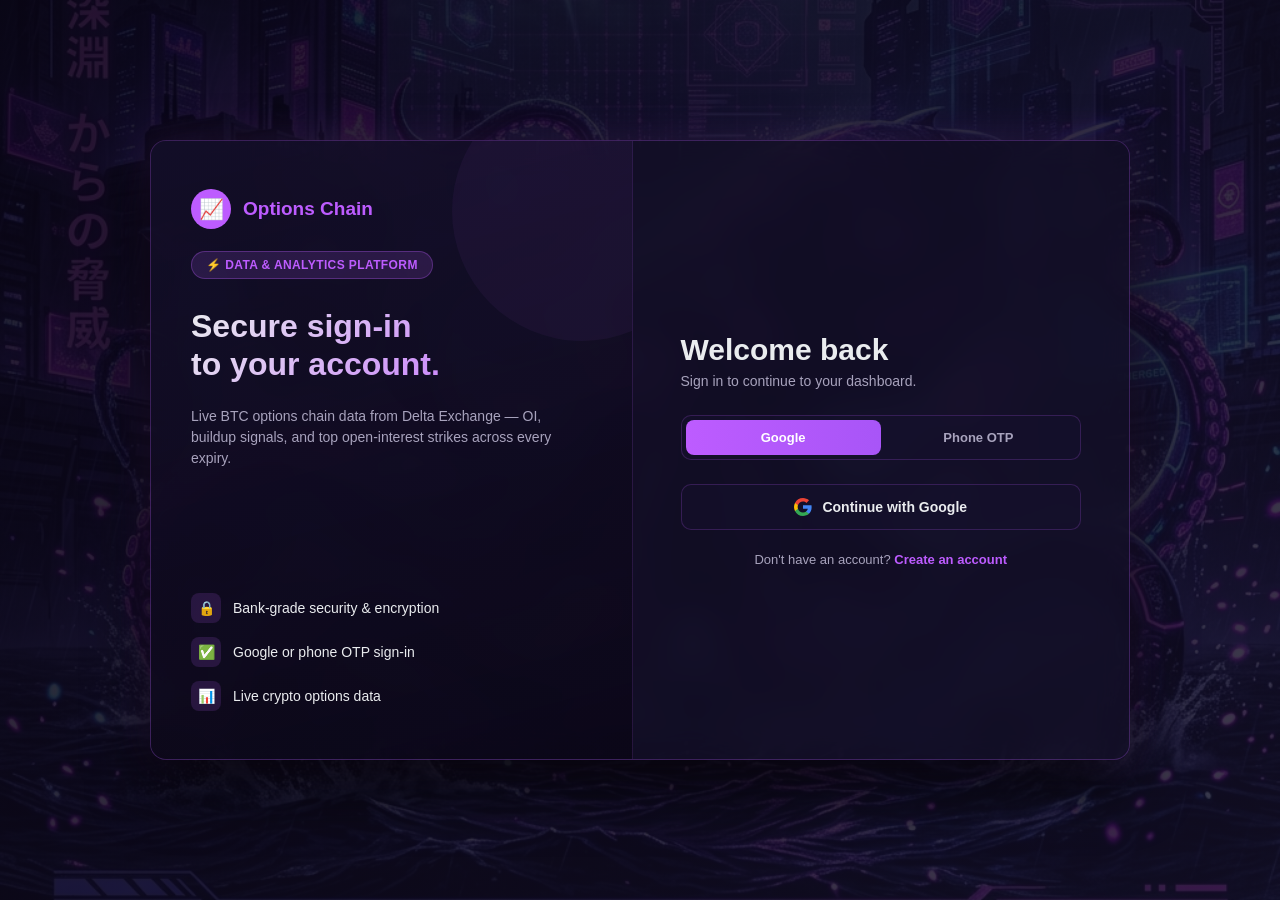
<file: login.html>
<!DOCTYPE html>
<html lang="en">
<head>
<meta charset="UTF-8">
<title>Sign in — Options Chain</title>
<link rel="stylesheet" href="/static/auth-style.css?v=2">
</head>
<body>
<div class="shell">

  <div class="brand-panel">
    <div class="brand-row">
      <div class="brand-logo">📈</div>
      <div class="brand-name">Options Chain</div>
    </div>
    <div class="pill-tag">⚡ DATA &amp; ANALYTICS PLATFORM</div>
    <div class="brand-headline">Secure sign-in<br>to your account.</div>
    <div class="brand-sub">
      Live BTC options chain data from Delta Exchange — OI, buildup signals,
      and top open-interest strikes across every expiry.
    </div>
    <div class="feature-list">
      <div class="feature-item"><div class="feature-icon">🔒</div> Bank-grade security &amp; encryption</div>
      <div class="feature-item"><div class="feature-icon">✅</div> Google or phone OTP sign-in</div>
      <div class="feature-item"><div class="feature-icon">📊</div> Live crypto options data</div>
    </div>
  </div>

  <div class="form-panel">
    <h1>Welcome back</h1>
    <div class="sub">Sign in to continue to your dashboard.</div>

    <div class="tab-switch">
      <button class="tab-btn active" id="tabGoogle">Google</button>
      <button class="tab-btn" id="tabPhone">Phone OTP</button>
    </div>

    <!-- GOOGLE -->
    <div id="panelGoogle">
      <button class="google-btn" onclick="window.location.href='/auth/google/login'">
        <svg width="18" height="18" viewBox="0 0 18 18"><path fill="#4285F4" d="M17.64 9.2c0-.64-.06-1.25-.16-1.84H9v3.48h4.84a4.14 4.14 0 0 1-1.8 2.72v2.26h2.9c1.7-1.57 2.7-3.88 2.7-6.62z"/><path fill="#34A853" d="M9 18c2.43 0 4.47-.8 5.96-2.18l-2.9-2.26c-.8.54-1.84.86-3.06.86-2.35 0-4.34-1.59-5.05-3.72H.98v2.33A9 9 0 0 0 9 18z"/><path fill="#FBBC05" d="M3.95 10.7A5.4 5.4 0 0 1 3.67 9c0-.59.1-1.17.28-1.7V4.97H.98A9 9 0 0 0 0 9c0 1.45.35 2.83.98 4.03l2.97-2.33z"/><path fill="#EA4335" d="M9 3.58c1.32 0 2.5.45 3.44 1.35l2.58-2.58C13.46.89 11.43 0 9 0A9 9 0 0 0 .98 4.97l2.97 2.33C4.66 5.17 6.65 3.58 9 3.58z"/></svg>
        Continue with Google
      </button>
    </div>

    <!-- PHONE -->
    <div id="panelPhone" style="display:none">
      <label class="field-label">Phone number</label>
      <input class="field-input" id="phoneInput" type="tel" placeholder="+919876543210">

      <div class="otp-info" id="otpSentMsg"></div>

      <div id="otpFieldWrap" style="display:none">
        <label class="field-label">Enter OTP</label>
        <input class="field-input" id="otpInput" type="text" placeholder="6-digit code" maxlength="6">
      </div>

      <button class="primary-btn" id="phoneActionBtn" onclick="sendOtp()">Send OTP</button>
      <div class="error-msg" id="phoneError"></div>
    </div>

    <div class="footer-link">
      Don't have an account? <a href="/static/signup.html">Create an account</a>
    </div>
  </div>

</div>

<script>
const tabGoogle = document.getElementById("tabGoogle");
const tabPhone = document.getElementById("tabPhone");
const panelGoogle = document.getElementById("panelGoogle");
const panelPhone = document.getElementById("panelPhone");

tabGoogle.onclick = () => {
  tabGoogle.classList.add("active"); tabPhone.classList.remove("active");
  panelGoogle.style.display = "block"; panelPhone.style.display = "none";
};
tabPhone.onclick = () => {
  tabPhone.classList.add("active"); tabGoogle.classList.remove("active");
  panelPhone.style.display = "block"; panelGoogle.style.display = "none";
};

let otpSent = false;

async function sendOtp() {
  const phone = document.getElementById("phoneInput").value.trim();
  const errEl = document.getElementById("phoneError");
  errEl.classList.remove("visible");

  if (!otpSent) {
    const res = await fetch("/auth/phone/send-otp", {
      method: "POST",
      headers: {"Content-Type": "application/json"},
      body: JSON.stringify({phone}),
    });
    const data = await res.json();
    if (!res.ok) {
      errEl.textContent = data.detail || "Failed to send OTP";
      errEl.classList.add("visible");
      return;
    }
    otpSent = true;
    document.getElementById("otpFieldWrap").style.display = "block";
    document.getElementById("phoneActionBtn").textContent = "Verify OTP";
    const msg = document.getElementById("otpSentMsg");
    msg.textContent = "OTP sent to " + phone + (data.dev_otp ? " (dev mode code: " + data.dev_otp + ")" : "");
    msg.classList.add("visible");
  } else {
    const otp = document.getElementById("otpInput").value.trim();
    const res = await fetch("/auth/phone/verify-otp", {
      method: "POST",
      headers: {"Content-Type": "application/json"},
      body: JSON.stringify({phone, otp}),
    });
    const data = await res.json();
    if (!res.ok) {
      errEl.textContent = data.detail || "Invalid OTP";
      errEl.classList.add("visible");
      return;
    }
    window.location.href = "/";
  }
}
</script>
</body>
</html>
</file>
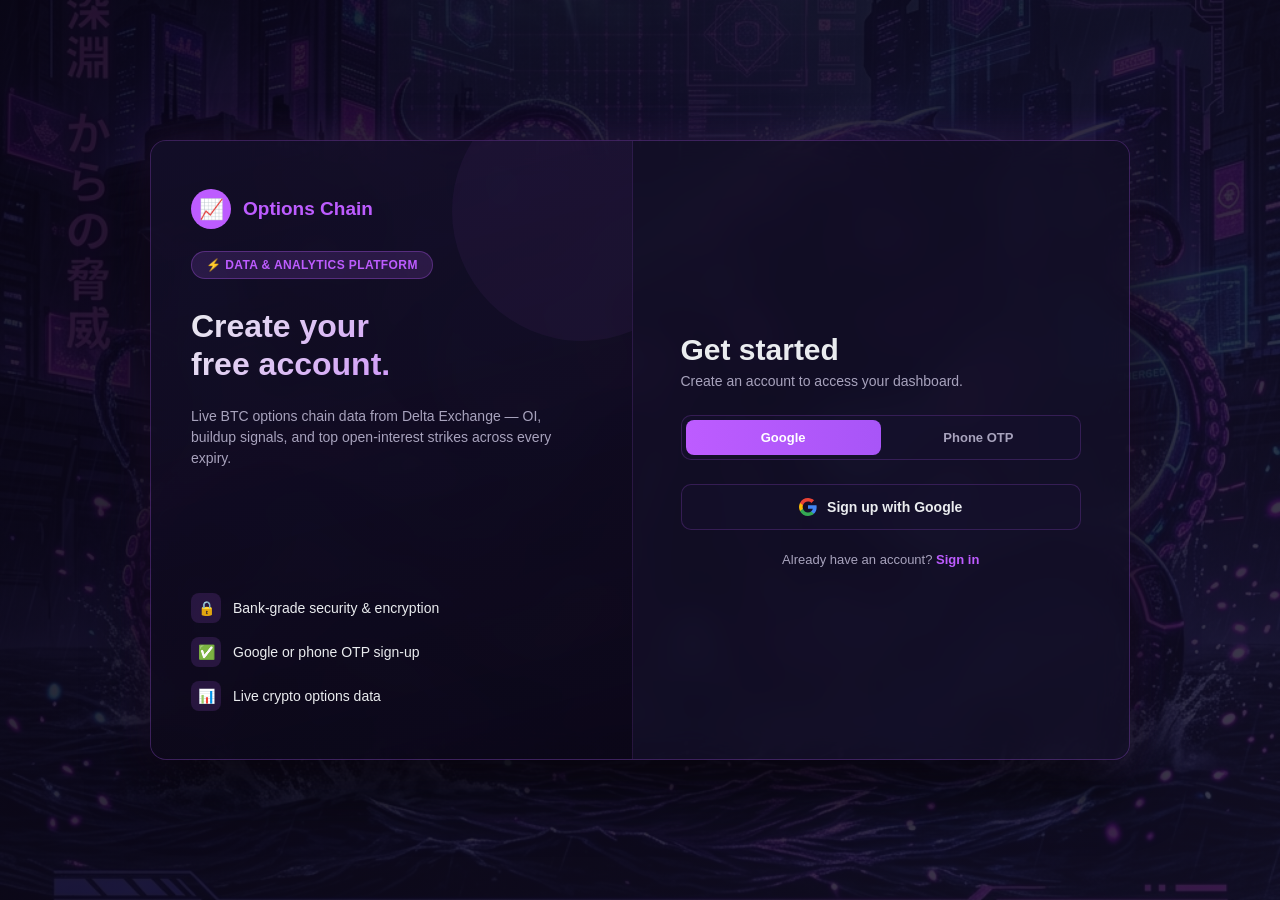
<file: signup.html>
<!DOCTYPE html>
<html lang="en">
<head>
<meta charset="UTF-8">
<title>Create account — Options Chain</title>
<link rel="stylesheet" href="/static/auth-style.css?v=2">
</head>
<body>
<div class="shell">

  <div class="brand-panel">
    <div class="brand-row">
      <div class="brand-logo">📈</div>
      <div class="brand-name">Options Chain</div>
    </div>
    <div class="pill-tag">⚡ DATA &amp; ANALYTICS PLATFORM</div>
    <div class="brand-headline">Create your<br>free account.</div>
    <div class="brand-sub">
      Live BTC options chain data from Delta Exchange — OI, buildup signals,
      and top open-interest strikes across every expiry.
    </div>
    <div class="feature-list">
      <div class="feature-item"><div class="feature-icon">🔒</div> Bank-grade security &amp; encryption</div>
      <div class="feature-item"><div class="feature-icon">✅</div> Google or phone OTP sign-up</div>
      <div class="feature-item"><div class="feature-icon">📊</div> Live crypto options data</div>
    </div>
  </div>

  <div class="form-panel">
    <h1>Get started</h1>
    <div class="sub">Create an account to access your dashboard.</div>

    <div class="tab-switch">
      <button class="tab-btn active" id="tabGoogle">Google</button>
      <button class="tab-btn" id="tabPhone">Phone OTP</button>
    </div>

    <!-- GOOGLE -->
    <div id="panelGoogle">
      <button class="google-btn" onclick="window.location.href='/auth/google/login'">
        <svg width="18" height="18" viewBox="0 0 18 18"><path fill="#4285F4" d="M17.64 9.2c0-.64-.06-1.25-.16-1.84H9v3.48h4.84a4.14 4.14 0 0 1-1.8 2.72v2.26h2.9c1.7-1.57 2.7-3.88 2.7-6.62z"/><path fill="#34A853" d="M9 18c2.43 0 4.47-.8 5.96-2.18l-2.9-2.26c-.8.54-1.84.86-3.06.86-2.35 0-4.34-1.59-5.05-3.72H.98v2.33A9 9 0 0 0 9 18z"/><path fill="#FBBC05" d="M3.95 10.7A5.4 5.4 0 0 1 3.67 9c0-.59.1-1.17.28-1.7V4.97H.98A9 9 0 0 0 0 9c0 1.45.35 2.83.98 4.03l2.97-2.33z"/><path fill="#EA4335" d="M9 3.58c1.32 0 2.5.45 3.44 1.35l2.58-2.58C13.46.89 11.43 0 9 0A9 9 0 0 0 .98 4.97l2.97 2.33C4.66 5.17 6.65 3.58 9 3.58z"/></svg>
        Sign up with Google
      </button>
    </div>

    <!-- PHONE -->
    <div id="panelPhone" style="display:none">
      <label class="field-label">Full name</label>
      <input class="field-input" id="nameInput" type="text" placeholder="Your name">

      <label class="field-label">Phone number</label>
      <input class="field-input" id="phoneInput" type="tel" placeholder="+919876543210">

      <div class="otp-info" id="otpSentMsg"></div>

      <div id="otpFieldWrap" style="display:none">
        <label class="field-label">Enter OTP</label>
        <input class="field-input" id="otpInput" type="text" placeholder="6-digit code" maxlength="6">
      </div>

      <button class="primary-btn" id="phoneActionBtn" onclick="sendOtp()">Send OTP</button>
      <div class="error-msg" id="phoneError"></div>
    </div>

    <div class="footer-link">
      Already have an account? <a href="/static/login.html">Sign in</a>
    </div>
  </div>

</div>

<script>
const tabGoogle = document.getElementById("tabGoogle");
const tabPhone = document.getElementById("tabPhone");
const panelGoogle = document.getElementById("panelGoogle");
const panelPhone = document.getElementById("panelPhone");

tabGoogle.onclick = () => {
  tabGoogle.classList.add("active"); tabPhone.classList.remove("active");
  panelGoogle.style.display = "block"; panelPhone.style.display = "none";
};
tabPhone.onclick = () => {
  tabPhone.classList.add("active"); tabGoogle.classList.remove("active");
  panelPhone.style.display = "block"; panelGoogle.style.display = "none";
};

let otpSent = false;

async function sendOtp() {
  const phone = document.getElementById("phoneInput").value.trim();
  const name = document.getElementById("nameInput").value.trim();
  const errEl = document.getElementById("phoneError");
  errEl.classList.remove("visible");

  if (!otpSent) {
    const res = await fetch("/auth/phone/send-otp", {
      method: "POST",
      headers: {"Content-Type": "application/json"},
      body: JSON.stringify({phone}),
    });
    const data = await res.json();
    if (!res.ok) {
      errEl.textContent = data.detail || "Failed to send OTP";
      errEl.classList.add("visible");
      return;
    }
    otpSent = true;
    document.getElementById("otpFieldWrap").style.display = "block";
    document.getElementById("phoneActionBtn").textContent = "Verify OTP";
    const msg = document.getElementById("otpSentMsg");
    msg.textContent = "OTP sent to " + phone + (data.dev_otp ? " (dev mode code: " + data.dev_otp + ")" : "");
    msg.classList.add("visible");
  } else {
    const otp = document.getElementById("otpInput").value.trim();
    const res = await fetch("/auth/phone/verify-otp", {
      method: "POST",
      headers: {"Content-Type": "application/json"},
      body: JSON.stringify({phone, otp, name}),
    });
    const data = await res.json();
    if (!res.ok) {
      errEl.textContent = data.detail || "Invalid OTP";
      errEl.classList.add("visible");
      return;
    }
    window.location.href = "/";
  }
}
</script>
</body>
</html>
</file>
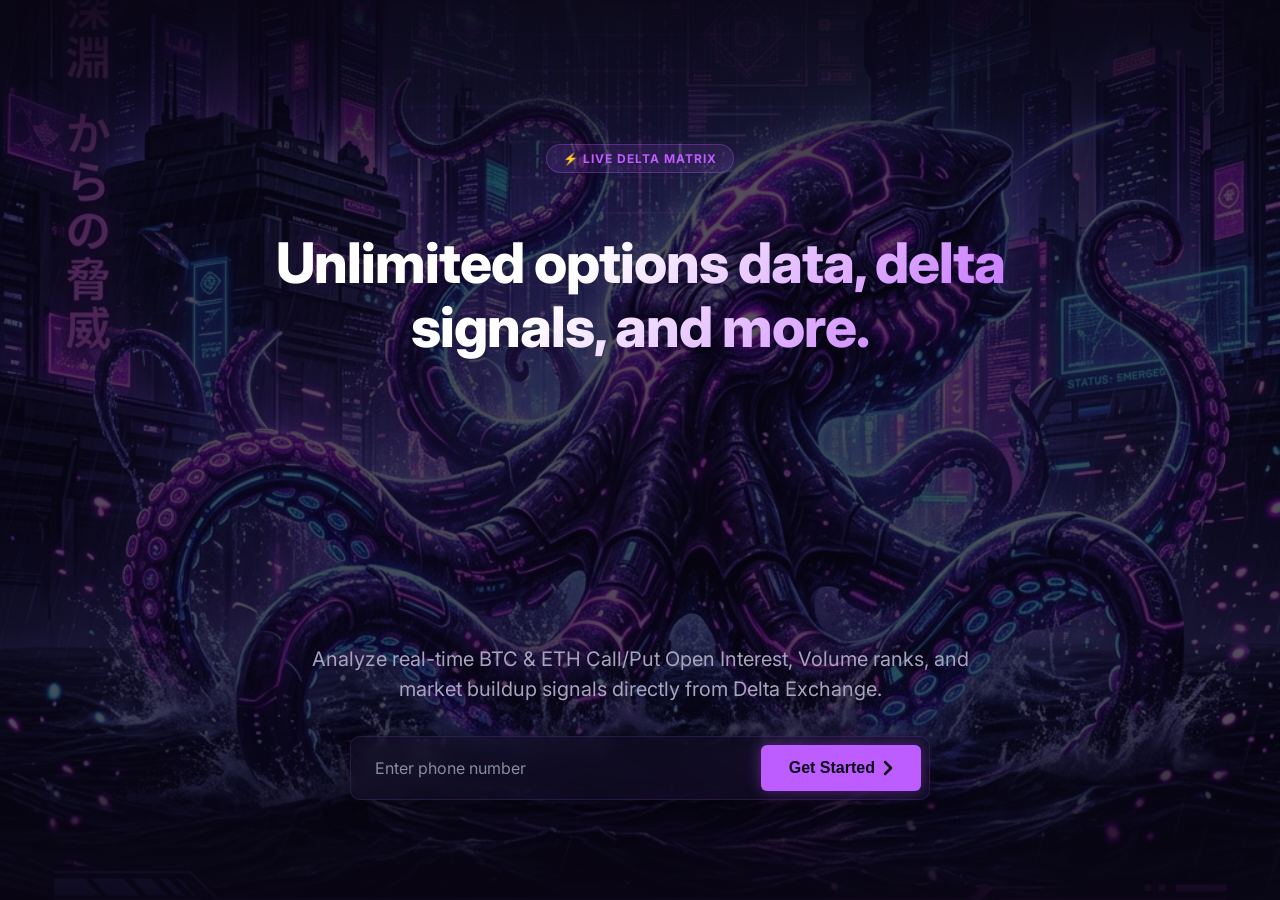
<file: static/landing.html>
<!DOCTYPE html>
<html lang="en">
<head>
<meta charset="UTF-8">
<meta name="viewport" content="width=device-width, initial-scale=1.0">
<title>Options Chain Matrix — Live Delta Signals</title>
<link rel="preconnect" href="https://fonts.googleapis.com">
<link rel="preconnect" href="https://fonts.gstatic.com" crossorigin>
<link href="https://fonts.googleapis.com/css2?family=Inter:wght@400;500;600;700;800&display=swap" rel="stylesheet">
<link rel="stylesheet" href="/static/auth-style.css?v=2">
<style>
  body {
    background: radial-gradient(circle at 50% 0%, rgba(189, 92, 255, 0.15) 0%, rgba(9, 5, 20, 0) 70%), #090514 !important;
    background-size: auto !important;
    padding: 0 !important;
  }

  .landing-wrapper {
    position: relative;
    width: 100%;
    min-height: 100vh;
    display: flex;
    flex-direction: column;
    z-index: 10;
  }

  /* Header style */
  .landing-header {
    display: flex;
    justify-content: space-between;
    align-items: center;
    padding: 24px 48px;
    width: 100%;
  }

  .landing-brand {
    display: flex;
    align-items: center;
    gap: 8px;
    font-weight: 800;
    font-size: 20px;
    color: #bd5cff;
    text-decoration: none;
    letter-spacing: -0.5px;
  }

  .landing-brand span {
    color: #eaecef;
  }

  .btn-signin {
    background: #bd5cff;
    border: none;
    padding: 10px 24px;
    border-radius: 6px;
    font-weight: 700;
    color: #090514;
    cursor: pointer;
    font-size: 14px;
    box-shadow: 0 0 15px rgba(189, 92, 255, 0.4);
    transition: all 0.2s ease-in-out;
  }

  .btn-signin:hover {
    box-shadow: 0 0 25px rgba(189, 92, 255, 0.6);
    transform: translateY(-1px);
  }

  /* Main Landing Hero Content - Centered Overlay Stack */
  .landing-hero {
    position: relative;
    z-index: 10;
    flex: 1;
    display: flex;
    flex-direction: column;
    justify-content: space-between;
    align-items: center;
    text-align: center;
    padding: 40px 24px 80px 24px;
    max-width: 1000px;
    margin: 0 auto;
    width: 100%;
    min-height: calc(100vh - 100px);
    box-sizing: border-box;
  }

  .hero-header-section {
    display: flex;
    flex-direction: column;
    align-items: center;
    margin-bottom: 40px;
  }

  .hero-tag {
    background: rgba(189, 92, 255, 0.12);
    border: 1px solid rgba(189, 92, 255, 0.3);
    color: #bd5cff;
    padding: 6px 16px;
    border-radius: 20px;
    font-size: 12px;
    font-weight: 700;
    letter-spacing: 1px;
    margin-bottom: 20px;
    text-transform: uppercase;
    align-self: center;
  }

  .hero-title {
    font-size: 38px;
    font-weight: 800;
    line-height: 1.15;
    margin-bottom: 0px;
    background: linear-gradient(135deg, #ffffff 40%, #bd5cff 100%);
    -webkit-background-clip: text;
    -webkit-text-fill-color: transparent;
    letter-spacing: -1px;
    max-width: 800px;
  }

  /* Full Screen Background Image Layer */
  .landing-bg-container {
    position: absolute;
    top: 0;
    left: 0;
    width: 100%;
    height: 100%;
    z-index: 0;
    pointer-events: none;
    overflow: hidden;
  }

  .landing-bg-image {
    width: 100%;
    height: 100%;
    object-fit: cover;
    object-position: center;
  }

  .landing-bg-overlay {
    position: absolute;
    inset: 0;
    background: linear-gradient(to bottom, 
      rgba(9, 5, 20, 0.95) 0%, 
      rgba(9, 5, 20, 0.7) 20%, 
      rgba(9, 5, 20, 0.7) 80%, 
      rgba(9, 5, 20, 0.95) 100%
    );
    z-index: 1;
  }

  /* Bottom Section: Conversion Footer */
  .hero-footer-section {
    display: flex;
    flex-direction: column;
    align-items: center;
    width: 100%;
    margin-top: 40px;
  }

  .hero-subtitle {
    font-size: 16px;
    color: #a8a3bd;
    margin-bottom: 32px;
    max-width: 600px;
    line-height: 1.5;
  }

  /* Responsive adjustments */
  @media (min-width: 768px) {
    .landing-hero {
      padding: 60px 24px 100px 24px;
    }
    .hero-title {
      font-size: 56px;
    }
    .hero-subtitle {
      font-size: 20px;
      max-width: 700px;
    }
  }

  /* CTA Input Bar */
  .cta-form {
    display: flex;
    width: 100%;
    max-width: 580px;
    gap: 12px;
    background: rgba(19, 15, 38, 0.5);
    backdrop-filter: blur(12px);
    -webkit-backdrop-filter: blur(12px);
    border: 1px solid rgba(189, 92, 255, 0.15);
    padding: 8px;
    border-radius: 10px;
    box-shadow: 0 10px 30px rgba(0, 0, 0, 0.4);
  }

  .cta-input {
    flex: 1;
    background: transparent;
    border: none;
    padding: 12px 16px;
    color: #fff;
    font-size: 16px;
    outline: none;
    font-family: inherit;
  }

  .cta-input::placeholder {
    color: #848e9c;
  }

  .btn-get-started {
    background: #bd5cff;
    color: #090514;
    border: none;
    font-weight: 700;
    border-radius: 6px;
    font-size: 16px;
    padding: 14px 28px;
    cursor: pointer;
    box-shadow: 0 0 15px rgba(189, 92, 255, 0.4);
    transition: all 0.2s ease-in-out;
    display: flex;
    align-items: center;
    gap: 8px;
  }

  .btn-get-started:hover {
    box-shadow: 0 0 25px rgba(189, 92, 255, 0.6);
    transform: translateY(-1px);
  }

  @media (max-width: 600px) {
    .cta-form {
      flex-direction: column;
      background: transparent;
      border: none;
      padding: 0;
      box-shadow: none;
      gap: 16px;
    }
    .cta-input {
      background: rgba(19, 15, 38, 0.8);
      border: 1px solid rgba(189, 92, 255, 0.25);
      border-radius: 10px;
      padding: 16px;
    }
    .btn-get-started {
      justify-content: center;
      padding: 16px;
      border-radius: 10px;
    }
  }

  /* Modal Overlay Style */
  .modal-overlay {
    position: fixed;
    top: 0;
    left: 0;
    width: 100%;
    height: 100%;
    background: rgba(5, 3, 10, 0.85);
    backdrop-filter: blur(12px);
    -webkit-backdrop-filter: blur(12px);
    display: none;
    align-items: center;
    justify-content: center;
    z-index: 1000;
    padding: 20px;
    opacity: 0;
    transition: opacity 0.3s cubic-bezier(0.4, 0, 0.2, 1);
  }

  .modal-overlay.active {
    display: flex;
    opacity: 1;
  }

  /* Adjust shell for modal display */
  .modal-overlay .shell {
    position: relative;
    max-width: 900px;
    min-height: 560px;
    transform: scale(0.95);
    transition: transform 0.3s cubic-bezier(0.4, 0, 0.2, 1);
  }

  .modal-overlay.active .shell {
    transform: scale(1);
  }

  /* Close Button on Modal */
  .modal-close-btn {
    position: absolute;
    top: 16px;
    right: 16px;
    background: rgba(189, 92, 255, 0.1);
    border: 1px solid rgba(189, 92, 255, 0.2);
    width: 32px;
    height: 32px;
    border-radius: 50%;
    color: #eaecef;
    font-size: 16px;
    font-weight: 700;
    cursor: pointer;
    display: flex;
    align-items: center;
    justify-content: center;
    transition: all 0.2s;
    z-index: 100;
  }

  .modal-close-btn:hover {
    background: #bd5cff;
    color: #090514;
    box-shadow: 0 0 10px rgba(189, 92, 255, 0.5);
  }

  .toggle-link {
    color: #bd5cff;
    font-weight: 700;
    text-decoration: underline;
    cursor: pointer;
  }

  .toggle-link:hover {
    color: #d182ff;
  }

  .nav-link {
    color: #a8a3bd;
    text-decoration: none;
    font-weight: 600;
    font-size: 14px;
    transition: color 0.2s;
    cursor: pointer;
    margin-left: 8px;
  }
  .nav-link:hover, .nav-link.active {
    color: #bd5cff;
    text-shadow: 0 0 10px rgba(189, 92, 255, 0.4);
  }

  /* Fade transitions for normal/homeOnly views */
  .hero-header-section, .hero-footer-section {
    transition: opacity 0.4s cubic-bezier(0.4, 0, 0.2, 1), transform 0.4s cubic-bezier(0.4, 0, 0.2, 1);
  }
  .landing-bg-overlay {
    transition: opacity 0.5s ease-in-out;
  }
</style>
</head>
<body>

<div class="landing-wrapper">
  <!-- Background Image Layer -->
  <div class="landing-bg-container">
    <div class="landing-bg-overlay"></div>
    <img src="/static/assets/hero-kraken.jpg" alt="Kraken Backdrop" class="landing-bg-image">
  </div>

  <!-- Top bar -->
  <header class="landing-header">
    <div style="display: flex; align-items: center; gap: 24px;">
      <a href="#" class="landing-brand" onclick="setViewMode('normal', event)">
        Options<span>Chain</span>
      </a>
      <a href="#" class="nav-link" id="navHome" onclick="toggleHomeView(event)">Home</a>
    </div>
    <button class="btn-signin" onclick="openAuthModal('login')">Sign In</button>
  </header>

  <!-- Hero Content -->
  <main class="landing-hero">
    <!-- Top Section: Heading Hook -->
    <div class="hero-header-section">
      <div class="hero-tag">⚡ Live Delta Matrix</div>
      <h1 class="hero-title">Unlimited options data, delta signals, and more.</h1>
    </div>

    <!-- Bottom Section: Conversion Footer -->
    <div class="hero-footer-section">
      <p class="hero-subtitle">
        Analyze real-time BTC &amp; ETH Call/Put Open Interest, Volume ranks, and market buildup signals directly from Delta Exchange.
      </p>
      
      <div class="cta-form">
        <input type="tel" class="cta-input" id="landingPhone" placeholder="Enter phone number">
        <button class="btn-get-started" onclick="startWithPhone()">
          Get Started
          <svg width="10" height="16" viewBox="0 0 10 16" fill="none"><path d="M2 2L8 8L2 14" stroke="currentColor" stroke-width="2.5" stroke-linecap="round" stroke-linejoin="round"/></svg>
        </button>
      </div>
    </div>
  </main>
</div>

<!-- Modal Dialog containing the split card -->
<div class="modal-overlay" id="authModal" onclick="handleOutsideClick(event)">
  <div class="shell">
    <button class="modal-close-btn" onclick="closeAuthModal()">✕</button>

    <!-- Brand Panel (Left Screen) -->
    <div class="brand-panel">
      <div class="brand-row">
        <div class="brand-logo">📈</div>
        <div class="brand-name">Options Chain</div>
      </div>
      <div class="pill-tag">⚡ DATA &amp; ANALYTICS PLATFORM</div>
      <div class="brand-headline" id="authBrandHeadline">Secure sign-in<br>to your account.</div>
      <div class="brand-sub">
        Live crypto options chain data from Delta Exchange — OI, buildup signals,
        and top open-interest strikes across every expiry.
      </div>
      <div class="feature-list">
        <div class="feature-item"><div class="feature-icon">🔒</div> Bank-grade security &amp; encryption</div>
        <div class="feature-item"><div class="feature-icon">✅</div> Google or phone OTP auth</div>
        <div class="feature-item"><div class="feature-icon">📊</div> Live crypto options data</div>
      </div>
    </div>

    <!-- Form Panel (Right Screen) -->
    <div class="form-panel">
      <h1 id="authTitle">Welcome back</h1>
      <div class="sub" id="authSubtitle">Sign in to continue to your dashboard.</div>

      <div class="tab-switch">
        <button class="tab-btn active" id="tabGoogle">Google</button>
        <button class="tab-btn" id="tabPhone">Phone OTP</button>
      </div>

      <!-- GOOGLE AUTH PANEL -->
      <div id="panelGoogle">
        <button class="google-btn" onclick="window.location.href='/auth/google/login'">
          <svg width="18" height="18" viewBox="0 0 18 18"><path fill="#4285F4" d="M17.64 9.2c0-.64-.06-1.25-.16-1.84H9v3.48h4.84a4.14 4.14 0 0 1-1.8 2.72v2.26h2.9c1.7-1.57 2.7-3.88 2.7-6.62z"/><path fill="#34A853" d="M9 18c2.43 0 4.47-.8 5.96-2.18l-2.9-2.26c-.8.54-1.84.86-3.06.86-2.35 0-4.34-1.59-5.05-3.72H.98v2.33A9 9 0 0 0 9 18z"/><path fill="#FBBC05" d="M3.95 10.7A5.4 5.4 0 0 1 3.67 9c0-.59.1-1.17.28-1.7V4.97H.98A9 9 0 0 0 0 9c0 1.45.35 2.83.98 4.03l2.97-2.33z"/><path fill="#EA4335" d="M9 3.58c1.32 0 2.5.45 3.44 1.35l2.58-2.58C13.46.89 11.43 0 9 0A9 9 0 0 0 .98 4.97l2.97 2.33C4.66 5.17 6.65 3.58 9 3.58z"/></svg>
          <span id="googleBtnText">Continue with Google</span>
        </button>
      </div>

      <!-- PHONE OTP PANEL -->
      <div id="panelPhone" style="display:none">
        <div id="fullNameWrap" style="display:none">
          <label class="field-label">Full name</label>
          <input class="field-input" id="nameInput" type="text" placeholder="Your name">
        </div>

        <label class="field-label">Phone number</label>
        <input class="field-input" id="phoneInput" type="tel" placeholder="+919876543210">

        <div class="otp-info" id="otpSentMsg"></div>

        <div id="otpFieldWrap" style="display:none">
          <label class="field-label">Enter OTP</label>
          <input class="field-input" id="otpInput" type="text" placeholder="6-digit code" maxlength="6">
        </div>

        <button class="primary-btn" id="phoneActionBtn" onclick="sendOtp()">Send OTP</button>
        <div class="error-msg" id="phoneError"></div>
      </div>

      <div class="footer-link" id="authFooter">
        Don't have an account? <span class="toggle-link" onclick="setMode('signup')">Create an account</span>
      </div>
    </div>
  </div>
</div>

<script>
let currentMode = 'login'; // 'login' or 'signup'
const authModal = document.getElementById("authModal");

const tabGoogle = document.getElementById("tabGoogle");
const tabPhone = document.getElementById("tabPhone");
const panelGoogle = document.getElementById("panelGoogle");
const panelPhone = document.getElementById("panelPhone");

// Tab toggles
tabGoogle.onclick = () => {
  tabGoogle.classList.add("active"); tabPhone.classList.remove("active");
  panelGoogle.style.display = "block"; panelPhone.style.display = "none";
};
tabPhone.onclick = () => {
  tabPhone.classList.add("active"); tabGoogle.classList.remove("active");
  panelPhone.style.display = "block"; panelGoogle.style.display = "none";
};

// Modal handlers
function openAuthModal(mode) {
  setViewMode('normal');
  setMode(mode || 'login');
  authModal.classList.add("active");
}

function closeAuthModal() {
  authModal.classList.remove("active");
  // reset OTP flow state
  otpSent = false;
  document.getElementById("otpFieldWrap").style.display = "none";
  document.getElementById("phoneActionBtn").textContent = "Send OTP";
  document.getElementById("phoneError").classList.remove("visible");
  document.getElementById("otpSentMsg").classList.remove("visible");
  document.getElementById("otpInput").value = "";
}

function handleOutsideClick(event) {
  if (event.target === authModal) {
    closeAuthModal();
  }
}

// Prefill and start phone flow from CTA
function startWithPhone() {
  const landingVal = document.getElementById("landingPhone").value.trim();
  if (landingVal) {
    document.getElementById("phoneInput").value = landingVal;
    openAuthModal('signup');
    // auto trigger phone tab click
    tabPhone.click();
  } else {
    openAuthModal('login');
  }
}

// Toggle Login / Signup Mode contents
function setMode(mode) {
  currentMode = mode;
  const authTitle = document.getElementById("authTitle");
  const authSubtitle = document.getElementById("authSubtitle");
  const authBrandHeadline = document.getElementById("authBrandHeadline");
  const googleBtnText = document.getElementById("googleBtnText");
  const fullNameWrap = document.getElementById("fullNameWrap");
  const authFooter = document.getElementById("authFooter");

  if (mode === 'signup') {
    authTitle.textContent = "Get started";
    authSubtitle.textContent = "Create an account to access your dashboard.";
    authBrandHeadline.innerHTML = "Create your<br>free account.";
    googleBtnText.textContent = "Sign up with Google";
    fullNameWrap.style.display = "block";
    authFooter.innerHTML = `Already have an account? <span class="toggle-link" onclick="setMode('login')">Sign in</span>`;
  } else {
    authTitle.textContent = "Welcome back";
    authSubtitle.textContent = "Sign in to continue to your dashboard.";
    authBrandHeadline.innerHTML = "Secure sign-in<br>to your account.";
    googleBtnText.textContent = "Continue with Google";
    fullNameWrap.style.display = "none";
    authFooter.innerHTML = `Don't have an account? <span class="toggle-link" onclick="setMode('signup')">Create an account</span>`;
  }
  
  // Reset any error/success UI states from previous tabs
  document.getElementById("phoneError").classList.remove("visible");
  document.getElementById("otpSentMsg").classList.remove("visible");
}

// Auth flow API logic
let otpSent = false;

async function sendOtp() {
  const phone = document.getElementById("phoneInput").value.trim();
  const name = document.getElementById("nameInput").value.trim();
  const errEl = document.getElementById("phoneError");
  errEl.classList.remove("visible");

  if (!otpSent) {
    const res = await fetch("/auth/phone/send-otp", {
      method: "POST",
      headers: {"Content-Type": "application/json"},
      body: JSON.stringify({phone}),
    });
    const data = await res.json();
    if (!res.ok) {
      errEl.textContent = data.detail || "Failed to send OTP";
      errEl.classList.add("visible");
      return;
    }
    otpSent = true;
    document.getElementById("otpFieldWrap").style.display = "block";
    document.getElementById("phoneActionBtn").textContent = "Verify OTP";
    const msg = document.getElementById("otpSentMsg");
    msg.textContent = "OTP sent to " + phone + (data.dev_otp ? " (dev mode code: " + data.dev_otp + ")" : "");
    msg.classList.add("visible");
  } else {
    const otp = document.getElementById("otpInput").value.trim();
    const bodyObj = {phone, otp};
    if (currentMode === 'signup') {
      bodyObj.name = name;
    }
    
    const res = await fetch("/auth/phone/verify-otp", {
      method: "POST",
      headers: {"Content-Type": "application/json"},
      body: JSON.stringify(bodyObj),
    });
    const data = await res.json();
    if (!res.ok) {
      errEl.textContent = data.detail || "Invalid OTP";
      errEl.classList.add("visible");
      return;
    }
    window.location.href = "/";
  }
}

// Home navigation and background view toggling logic
let isHomeOnly = false;

function toggleHomeView(event) {
  if (event) event.preventDefault();
  isHomeOnly = !isHomeOnly;
  updateViewMode();
}

function setViewMode(mode, event) {
  if (event) event.preventDefault();
  isHomeOnly = (mode === 'homeOnly');
  updateViewMode();
}

function updateViewMode() {
  const headerSection = document.querySelector(".hero-header-section");
  const footerSection = document.querySelector(".hero-footer-section");
  const bgOverlay = document.querySelector(".landing-bg-overlay");
  const navHome = document.getElementById("navHome");

  if (isHomeOnly) {
    headerSection.style.opacity = "0";
    headerSection.style.pointerEvents = "none";
    headerSection.style.transform = "translateY(-20px)";
    
    footerSection.style.opacity = "0";
    footerSection.style.pointerEvents = "none";
    footerSection.style.transform = "translateY(20px)";
    
    bgOverlay.style.opacity = "0"; // remove dark overlay to render pristine full image
    navHome.classList.add("active");
  } else {
    headerSection.style.opacity = "1";
    headerSection.style.pointerEvents = "auto";
    headerSection.style.transform = "translateY(0)";
    
    footerSection.style.opacity = "1";
    footerSection.style.pointerEvents = "auto";
    footerSection.style.transform = "translateY(0)";
    
    bgOverlay.style.opacity = "1"; // restore dark overlay for readability
    navHome.classList.remove("active");
  }
}
</script>
</body>
</html>
</file>
<file: static/auth-style.css>
* { box-sizing: border-box; }
body {
  margin: 0;
  font-family: 'Inter', -apple-system, Segoe UI, Roboto, Arial, sans-serif;
  background: linear-gradient(135deg, rgba(9, 5, 20, 0.88) 0%, rgba(19, 15, 38, 0.82) 100%), url('/static/assets/hero-kraken.jpg') no-repeat center center fixed;
  background-size: cover;
  color: #eaecef;
  display: flex;
  align-items: center;
  justify-content: center;
  min-height: 100vh;
  padding: 20px;
}
.shell {
  width: 100%;
  max-width: 980px;
  min-height: 620px;
  display: flex;
  border-radius: 16px;
  overflow: hidden;
  box-shadow: 0 25px 60px rgba(0, 0, 0, 0.8), 0 0 40px rgba(189, 92, 255, 0.15);
  background: rgba(19, 15, 38, 0.65);
  backdrop-filter: blur(16px);
  -webkit-backdrop-filter: blur(16px);
  border: 1px solid rgba(189, 92, 255, 0.25);
}
.brand-panel {
  flex: 1;
  background: linear-gradient(165deg, rgba(22, 17, 46, 0.5) 0%, rgba(9, 5, 20, 0.75) 100%);
  border-right: 1px solid rgba(189, 92, 255, 0.15);
  color: #eaecef;
  padding: 48px 40px;
  position: relative;
  overflow: hidden;
  display: flex;
  flex-direction: column;
  gap: 22px;
}
.brand-panel::before {
  content: "";
  position: absolute;
  top: -60px; right: -80px;
  width: 260px; height: 260px;
  border-radius: 50%;
  background: rgba(189, 92, 255, 0.05);
}
.brand-row {
  display: flex;
  align-items: center;
  gap: 12px;
}
.brand-logo {
  width: 40px; height: 40px;
  border-radius: 50%;
  background: #bd5cff;
  color: #090514;
  display: flex;
  align-items: center;
  justify-content: center;
  font-size: 20px;
  font-weight: 800;
}
.brand-name { font-size: 19px; font-weight: 700; color: #bd5cff; }
.pill-tag {
  align-self: flex-start;
  background: rgba(189, 92, 255, 0.15);
  border: 1px solid rgba(189, 92, 255, 0.3);
  color: #bd5cff;
  padding: 6px 14px;
  border-radius: 20px;
  font-size: 12px;
  font-weight: 600;
  letter-spacing: 0.4px;
}
.brand-headline {
  font-size: 32px;
  font-weight: 800;
  line-height: 1.2;
  margin: 6px 0 0 0;
  background: linear-gradient(135deg, #eaecef, #bd5cff);
  -webkit-background-clip: text;
  -webkit-text-fill-color: transparent;
}
.brand-sub {
  font-size: 14px;
  color: #a8a3bd;
  line-height: 1.5;
  max-width: 380px;
}
.feature-list {
  margin-top: auto;
  display: flex;
  flex-direction: column;
  gap: 14px;
}
.feature-item {
  display: flex;
  align-items: center;
  gap: 12px;
  font-size: 14px;
  color: #eaecef;
}
.feature-icon {
  width: 30px; height: 30px;
  border-radius: 8px;
  background: rgba(189, 92, 255, 0.15);
  color: #bd5cff;
  display: flex;
  align-items: center;
  justify-content: center;
  font-size: 14px;
  flex-shrink: 0;
}
.form-panel {
  flex: 1;
  padding: 56px 48px;
  display: flex;
  flex-direction: column;
  justify-content: center;
  background-color: rgba(19, 15, 38, 0.4);
}
.form-panel h1 {
  font-size: 30px;
  margin: 0 0 6px 0;
  color: #eaecef;
}
.form-panel .sub {
  color: #a8a3bd;
  font-size: 14px;
  margin-bottom: 26px;
}
.tab-switch {
  display: flex;
  background: rgba(22, 17, 46, 0.6);
  border: 1px solid rgba(189, 92, 255, 0.2);
  border-radius: 10px;
  padding: 4px;
  margin-bottom: 24px;
}
.tab-btn {
  flex: 1;
  border: none;
  background: transparent;
  padding: 10px 0;
  border-radius: 8px;
  font-size: 13px;
  font-weight: 600;
  color: #a8a3bd;
  cursor: pointer;
}
.tab-btn.active {
  background: linear-gradient(90deg, #bd5cff, #a855f7);
  color: #fff;
}
.google-btn {
  width: 100%;
  padding: 13px 0;
  border-radius: 10px;
  border: 1px solid rgba(189, 92, 255, 0.2);
  background: rgba(22, 17, 46, 0.6);
  font-size: 14px;
  font-weight: 600;
  color: #eaecef;
  display: flex;
  align-items: center;
  justify-content: center;
  gap: 10px;
  cursor: pointer;
  transition: all 0.2s ease;
}
.google-btn:hover {
  background: rgba(27, 19, 56, 0.8);
  border-color: #bd5cff;
}
.field-label {
  font-size: 13px;
  font-weight: 600;
  color: #eaecef;
  margin: 18px 0 6px 0;
  display: block;
}
.field-input {
  width: 100%;
  padding: 12px 14px;
  border-radius: 10px;
  border: 1px solid rgba(189, 92, 255, 0.2);
  background-color: rgba(22, 17, 46, 0.5);
  color: #eaecef;
  font-size: 14px;
  outline: none;
  transition: all 0.2s ease;
}
.field-input:focus {
  border-color: #bd5cff;
  box-shadow: 0 0 10px rgba(189, 92, 255, 0.25);
}
.primary-btn {
  width: 100%;
  margin-top: 20px;
  padding: 13px 0;
  border: none;
  border-radius: 10px;
  background: linear-gradient(90deg, #bd5cff, #a855f7);
  color: #fff;
  font-size: 15px;
  font-weight: 700;
  cursor: pointer;
  box-shadow: 0 0 15px rgba(189, 92, 255, 0.3);
  transition: all 0.2s ease;
}
.primary-btn:hover:not(:disabled) {
  box-shadow: 0 0 25px rgba(189, 92, 255, 0.5);
  transform: translateY(-1px);
}
.primary-btn:disabled { opacity: 0.6; cursor: not-allowed; }
.otp-info {
  background: rgba(189, 92, 255, 0.1);
  border: 1px solid rgba(189, 92, 255, 0.3);
  border-radius: 10px;
  padding: 12px 14px;
  font-size: 13px;
  color: #bd5cff;
  margin-top: 16px;
  display: none;
}
.otp-info.visible { display: block; }
.footer-link {
  text-align: center;
  font-size: 13px;
  color: #a8a3bd;
  margin-top: 22px;
}
.footer-link a { color: #bd5cff; font-weight: 600; text-decoration: none; }
.error-msg {
  color: #f6465d;
  font-size: 13px;
  margin-top: 10px;
  display: none;
}
.error-msg.visible { display: block; }
.divider {
  display: flex;
  align-items: center;
  gap: 10px;
  color: #a8a3bd;
  font-size: 12px;
  margin: 20px 0;
}
.divider::before, .divider::after {
  content: "";
  flex: 1;
  height: 1px;
  background: rgba(189, 92, 255, 0.15);
}
@media (max-width: 800px) {
  .shell { flex-direction: column; }
  .brand-panel { padding: 32px; border-right: none; border-bottom: 1px solid rgba(189, 92, 255, 0.15); }
}
</file>
